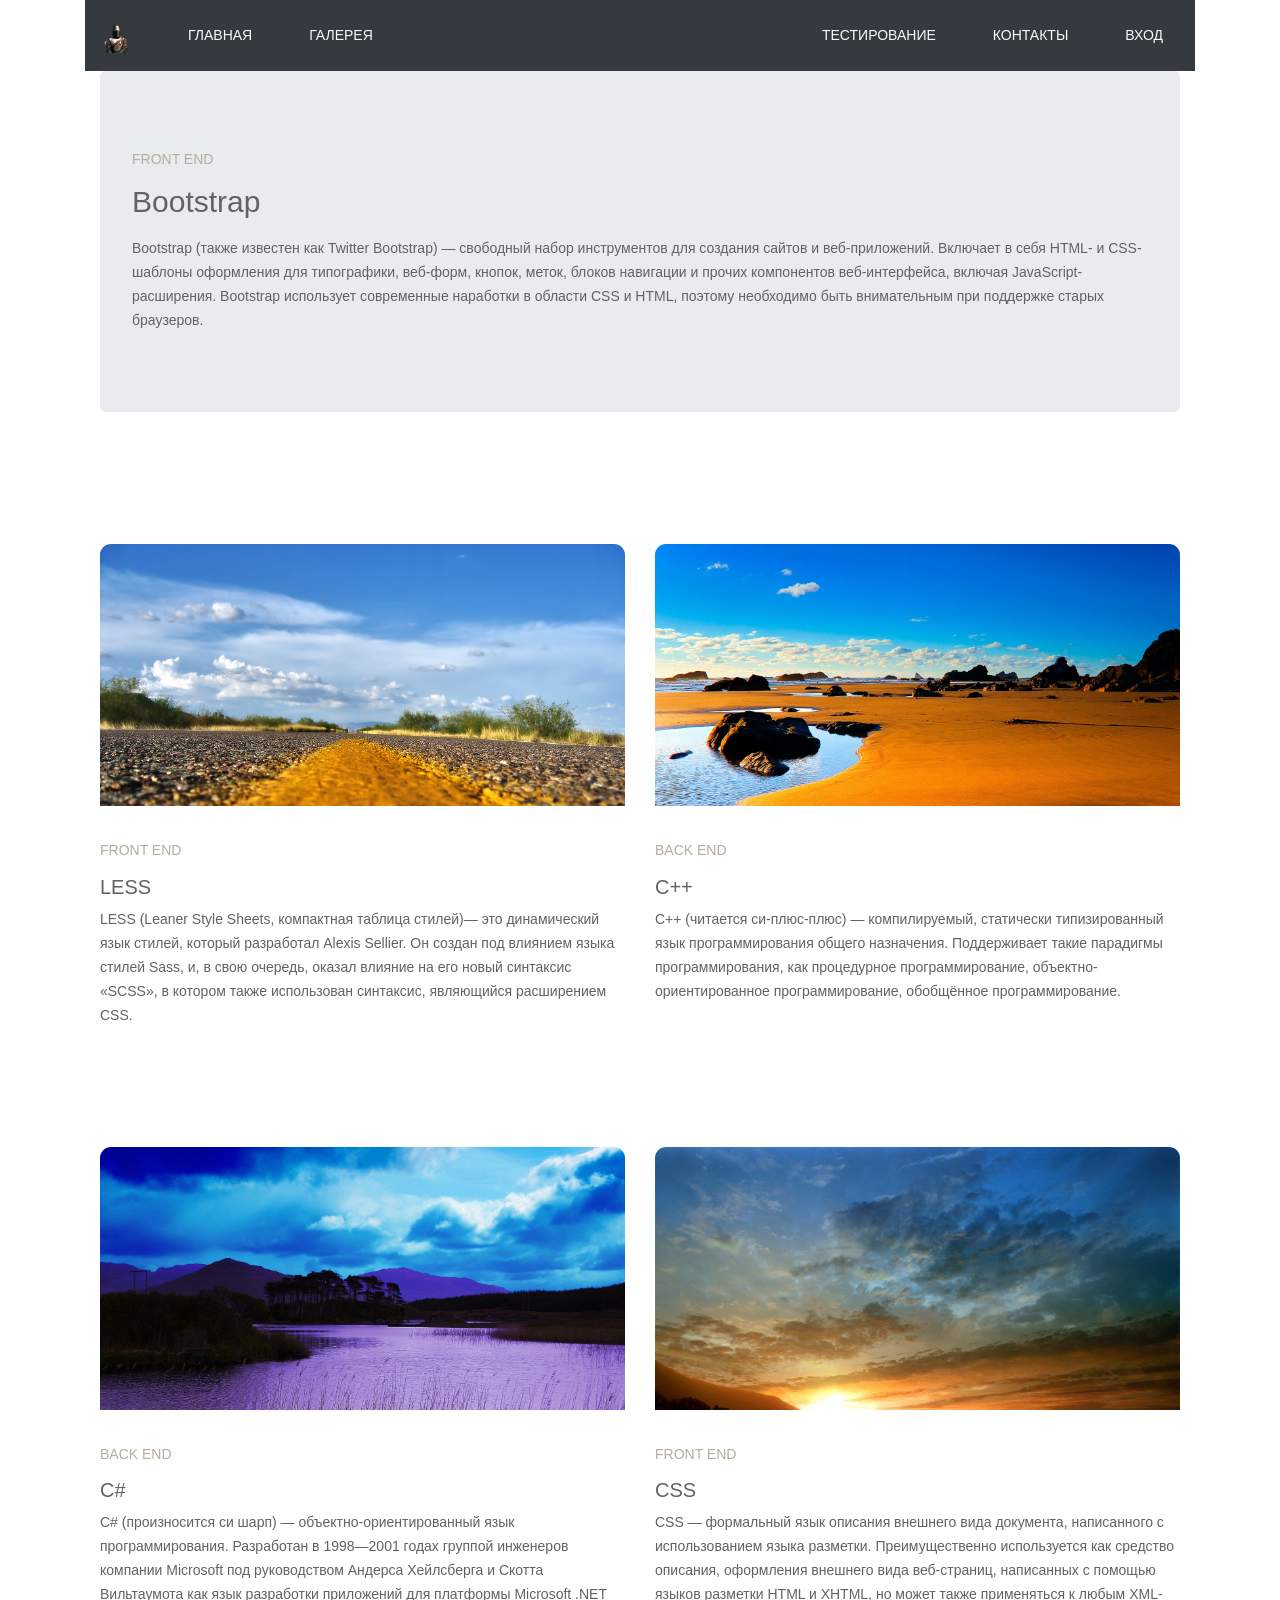
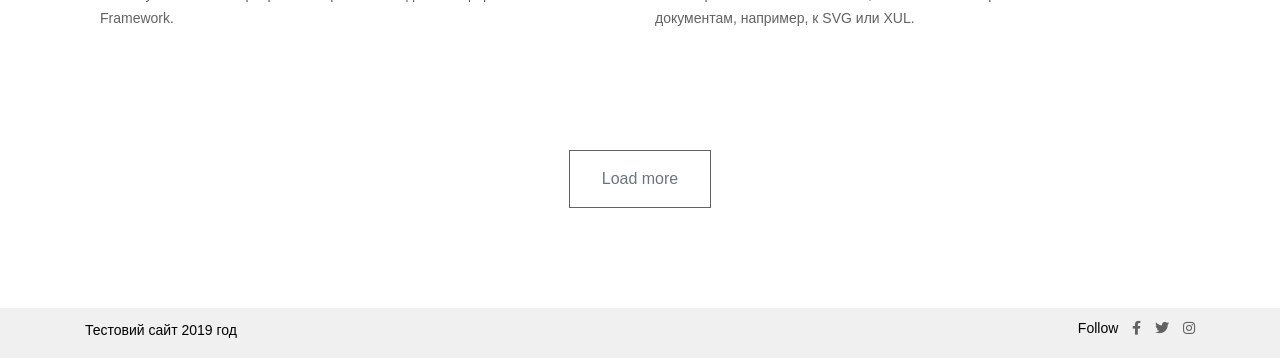
<file: Desktop/трпз/лабы/lab1/index.html>
﻿<!doctype html>
<html lang="ru">
<head>
	<!-- Required meta tags -->
	<meta charset="utf-8">
	<meta name="viewport" content="width=device-width, initial-scale=1, shrink-to-fit=no">

	<!-- Поключаем иконочный шрифт FontAwesome -->
	<link rel="stylesheet" href="https://use.fontawesome.com/releases/v5.7.2/css/all.css" integrity="sha384-fnmOCqbTlWIlj8LyTjo7mOUStjsKC4pOpQbqyi7RrhN7udi9RwhKkMHpvLbHG9Sr" crossorigin="anonymous">
	<!-- Bootstrap CSS -->
	<link href="bootstrap/css/bootstrap.min.css" rel="stylesheet">
	<!-- FancyBox CSS -->
	<link rel="stylesheet" href="css/jquery.fancybox.min.css" media="screen">
	<!-- My CSS -->
	<link rel="stylesheet" href="css/style.css">

	<title>BootStrap</title>
</head>
<body>
	<header>
		<div class="container">
			<!-- Навигационная панель. В expand указывается когда нужно свернуть навигационный бар в кнопку, на каком размере -->
			<nav class="navbar navbar-expand-lg navbar-dark bg-dark sticky-top justify-content-between">

				<a class="navbar-brand" href="index.html">
					<img src="img/logo.png" width="30" height="30">
				</a>
				<button class="navbar-toggler" type="button" data-toggle="collapse" data-target="#navbarSupportedContent" aria-controls="navbarSupportedContent" aria-expanded="false" aria-label="Toggle navigation">
					<span class="navbar-toggler-icon"></span>
				</button>


				<div class="collapse navbar-collapse" id="navbarSupportedContent">
					<ul class="nav  mr-auto">
						<li class="nav-item">
							<a class="nav-link text-light" id="home-tab" data-toggle="tab" href="#home" role="tab" aria-controls="home" aria-selected="true">Главная</a>
						</li>
						<li class="nav-item">
							<a class="nav-link text-light" id="gallery-tab" data-toggle="tab" href="#gallery" role="tab" aria-controls="gallery" aria-selected="false">Галерея</a>
						</li>
						
					</ul>

					<ul class="nav  ml-auto">
					    <li class="nav-item">
                            <a class="nav-link text-light" id="testing-tab" data-toggle="tab" href="#testing" role="tab" aria-controls="testing" aria-selected="false">Тестирование</a>
                        </li>
                        <li class="nav-item">
                    		<a class="nav-link text-light" id="contacts-tab" data-toggle="tab" href="#contacts" role="tab" aria-controls="contacts" aria-selected="false">Контакты</a>
                    	</li>
						<li class="nav-item">
							<a href="#" class="nav-link  text-light" data-toggle="modal" data-target="#exampleModal">Вход</a>
						</li>
					</ul>
				</div>
			</nav>
		</div>
	</header>

	<div class="container">
		<div class="tab-content">
			<div class="tab-pane active" id="home" role="tabpanel" aria-labelledby="home-tab">
				<div class="container">
					<div class="row">
						<div class="col">
							<div class="jumbotron">
								<h3 class="post-category">Front end</h3>
								<h2 class="post-title"><a href="#">Bootstrap</a></h2>
                                <span class="glyphicon glyphicon-euro"></span>
								<p>Bootstrap (также известен как Twitter Bootstrap) — свободный набор инструментов для создания сайтов и веб-приложений. Включает в себя HTML- и CSS-шаблоны оформления для типографики, веб-форм, кнопок, меток, блоков навигации и прочих компонентов веб-интерфейса, включая JavaScript-расширения.
									Bootstrap использует современные наработки в области CSS и HTML, поэтому необходимо быть внимательным при поддержке старых браузеров.</p>
							</div>



						</div>
					</div>
				</div>

				<div class="grid-posts">
					<div class="container">
						<div class="row">
							<div class="col-md-6">
								<div class="card">
									<img class="card-img-top" src="img/a1.jpg" alt="Card image cap">
									<div class="card-body">
										<h3 class="post-category">Front end</h3>
										<h5 class="post-title">LESS</h5>
										<p class="card-text">LESS (Leaner Style Sheets, компактная таблица стилей)— это динамический язык стилей, который разработал Alexis Sellier. Он создан под влиянием языка стилей Sass, и, в свою очередь, оказал влияние на его новый синтаксис «SCSS», в котором также использован синтаксис, являющийся расширением СSS.</p>
									</div>
								</div>
							</div>

							<div class="col-md-6">
								<div class="card">
									<img class="card-img-top" src="img/a2.jpg" alt="Card image cap">
									<div class="card-body">
										<h3 class="post-category">Back end</h3>
										<h5 class="post-title">C++</h5>
										<p class="card-text">C++ (читается си-плюс-плюс) — компилируемый, статически типизированный язык программирования общего назначения. Поддерживает такие парадигмы программирования, как процедурное программирование, объектно-ориентированное программирование, обобщённое программирование. </p>
									</div>
								</div>
							</div>

							<div class="col-md-6">
								<div class="card">
									<img class="card-img-top" src="img/a3.jpg" alt="Card image cap">
									<div class="card-body">
										<h3 class="post-category">Back end</h3>
										<h5 class="post-title">C#</h5>
										<p class="card-text">C# (произносится си шарп) — объектно-ориентированный язык программирования. Разработан в 1998—2001 годах группой инженеров компании Microsoft под руководством Андерса Хейлсберга и Скотта Вильтаумота как язык разработки приложений для платформы Microsoft .NET Framework.</p>
									</div>
								</div>
							</div>

							<div class="col-md-6">
								<div class="card">
									<img class="card-img-top" src="img/a4.jpg" alt="Card image cap">
									<div class="card-body">
										<h3 class="post-category">Front end</h3>
										<h5 class="post-title">CSS</h5>
										<p class="card-text">CSS — формальный язык описания внешнего вида документа, написанного с использованием языка разметки. Преимущественно используется как средство описания, оформления внешнего вида веб-страниц, написанных с помощью языков разметки HTML и XHTML, но может также применяться к любым XML-документам, например, к SVG или XUL.</p>
									</div>
								</div>
							</div>

							<!-- Кнопка -->
							<div class="col text-center after-posts">
								<button type="button" class="btn btn-outline-secondary Load-more">
									Load more
									<span class="spinner-grow spinner-grow-sm" role="status" aria-hidden="true"></span>
								</button>
							</div>
						</div>
					</div>
				</div>
			</div>

			<div class="tab-pane" id="gallery" role="tabpanel" aria-labelledby="gallery-tab">
				<div id="carouselExampleIndicators" class="carousel slide carousel-fade" data-ride="carousel" data-pause="false">
					<ol class="carousel-indicators">
						<li data-target="#carouselExampleIndicators" data-slide-to="0" class="active"></li>
						<li data-target="#carouselExampleIndicators" data-slide-to="1"></li>
						<li data-target="#carouselExampleIndicators" data-slide-to="2"></li>
						<li data-target="#carouselExampleIndicators" data-slide-to="3"></li>
						<li data-target="#carouselExampleIndicators" data-slide-to="4"></li>
						<li data-target="#carouselExampleIndicators" data-slide-to="5"></li>
					</ol>
					<div class="carousel-inner">
						<div class="carousel-item active">
							<img class="d-block w-100" src="img/a1.jpg" alt="Первый слайд">
						</div>
						<div class="carousel-item">
							<img class="d-block w-100" src="img/a2.jpg" alt="Второй слайд">
						</div>
						<div class="carousel-item">
							<img class="d-block w-100" src="img/a3.jpg" alt="Третий слайд">
						</div>
                        <div class="carousel-item">
							<img class="d-block w-100" src="img/new1.jpg" alt="Четвертий слайд">
						</div>
                        <div class="carousel-item">
							<img class="d-block w-100" src="img/new2.jpg" alt="Пятый слайд">
						</div>
                        <div class="carousel-item">
							<img class="d-block w-100" src="img/new3.jpeg" alt="Шестой слайд">
						</div>
					</div>
					<a class="carousel-control-prev" href="#carouselExampleIndicators" role="button" data-slide="prev">
						<span class="carousel-control-prev-icon" aria-hidden="true"></span>
						<span class="sr-only">Previous</span>
					</a>
					<a class="carousel-control-next" href="#carouselExampleIndicators" role="button" data-slide="next">
						<span class="carousel-control-next-icon" aria-hidden="true"></span>
						<span class="sr-only">Next</span>
					</a>
				</div>


				<div class="container page-top">
					<div class="row">
						<div class="col-lg-3 col-md-4 col-xs-6 thumb">
							<a href="img/a1.jpg" class="fancybox" rel="ligthbox">
								<img  src="img/a1.jpg" class="zoom img-fluid "  alt="">
							</a>
						</div>
						<div class="col-lg-3 col-md-4 col-xs-6 thumb">
							<a href="img/a2.jpg"  class="fancybox" rel="ligthbox">
								<img  src="img/a2.jpg" class="zoom img-fluid"  alt="">
							</a>
						</div>

						<div class="col-lg-3 col-md-4 col-xs-6 thumb">
							<a href="img/a3.jpg" class="fancybox" rel="ligthbox">
								<img  src="img/a3.jpg" class="zoom img-fluid "  alt="">
							</a>
						</div>

						<div class="col-lg-3 col-md-4 col-xs-6 thumb">
							<a href="img/a4.jpg" class="fancybox" rel="ligthbox">
								<img  src="img/a4.jpg" class="zoom img-fluid "  alt="">
							</a>
						</div>

						<div class="col-lg-3 col-md-4 col-xs-6 thumb">
							<a href="img/a5.jpg" class="fancybox" rel="ligthbox">
								<img  src="img/a5.jpg" class="zoom img-fluid "  alt="">
							</a>
						</div>

						<div class="col-lg-3 col-md-4 col-xs-6 thumb">
							<a href="img/a6.jpg" class="fancybox" rel="ligthbox">
								<img  src="img/a6.jpg" class="zoom img-fluid "  alt="">
							</a>
						</div>

						<div class="col-lg-3 col-md-4 col-xs-6 thumb">
							<a href="img/a7.jpg" class="fancybox" rel="ligthbox">
								<img  src="img/a7.jpg" class="zoom img-fluid "  alt="">
							</a>
						</div>

						<div class="col-lg-3 col-md-4 col-xs-6 thumb">
							<a href="img/a8.jpg" class="fancybox" rel="ligthbox">
								<img  src="img/a8.jpg" class="zoom img-fluid "  alt="">
							</a>
						</div>
					</div>
				</div>

			</div>

			<div class="tab-pane" id="testing" role="tabpanel" aria-labelledby="testing-tab">
				
					<div class="row">
                        <div class="col"></div>
					  <div class="col-lg-6 col-md-4 col-sm-1 mr-3 ml-3 bg-danger text-secondary text-center">
						One of two columns
					  </div>
					  <div class="col"></div>
					  <div class="col-lg-4 col-md-6 col-sm-1 mr-3 ml-3 bg-warning text-danger text-md-right text-lg-right font-weight-bold text-lowercase">
						One of two columns
					  </div>
					  <div class="col"></div>
					</div>
					<div class="row justify-content-center">
						<div class="col-lg-10 col-md-10 col-sm-10">
							<table class="table table-striped table-light table-responsive-md">
								<thead>
								  <caption>Таблиця тестова <span class="badge badge-primary">TM</span></caption>	
								  <tr>
									<th scope="col">#</th> 
									<th scope="col">First</th>
									<th scope="col">Last</th>
									<th scope="col">Handle</th>
								  </tr>
								</thead>
								<tbody>
								  <tr>
									<th scope="row">1</th>
									<td>Margaret</td>
									<td>Tetcher</td>
									<td>@mtetcher</td>
								  </tr>
								  <tr>
									<th scope="row">2</th>
									<td>Winston</td>
									<td>Churchill</td>
									<td>@wchurchill</td>
								  </tr>
								  <tr>
									<th scope="row">3</th>
									<td>Kent</td>
									<td>Beck</td>
									<td>@kbeck</td>
								  </tr>
								</tbody>
							</table>
						</div>
					</div>
			</div>

			<div class="tab-pane" id="contacts" role="tabpanel" aria-labelledby="contacts-tab">
				<form>
					<div class="form-group">
					  <label for="exampleFormControlInput1">Email address</label>
					  <input type="email" class="form-control" id="exampleFormControlInput1" placeholder="name@example.com">
					</div>
					<div class="form-group">
					  <label for="exampleFormControlTextarea1">Example textarea</label>
					  <textarea class="form-control" id="exampleFormControlTextarea1" rows="3"></textarea>
					</div>
					<div class="btn-group" role="group" aria-label="Button group with nested dropdown">
						<button type="button" class="btn btn-secondary">Отправить</button>
					  
						<div class="btn-group" role="group">
						  <button id="btnGroupDrop1" type="button" class="btn btn-secondary dropdown-toggle" data-toggle="dropdown" aria-haspopup="true" aria-expanded="false">
							Выберите из списка
						  </button>
						  <div class="dropdown-menu" aria-labelledby="btnGroupDrop1">
							<a class="dropdown-item" href="#">Директору компании</a>
							<a class="dropdown-item disabled" href="#">Менеджеру</a>
							<a class="dropdown-item" href="#">Отдел рекламы</a>
						  </div>
						</div>
					</div>
				</form>
			</div>
		</div>
	</div>

	<div class="modal fade" id="exampleModal" tabindex="-1" role="dialog" aria-labelledby="exampleModal" aria-hidden="true">
		<div class="modal-dialog" role="document">
			<div class="modal-content">
				<div class="modal-header">
					<h5 class="modal-title  m-1" id="exampleModalLabel">Авторизация на сайте</h5>
					<button class="close" type="button" data-dismiss="modal" aria-label="Close">
						<span aria-hidden = "true">&times;</span>
					</button>
				</div>
				<div class="modal-body">
					<div class="container-fluid">
						<form>
							<div class="form-froup">
								<label for="exampleInputEmail">E-mail адрес:</label>
								<input type="email" class="form-control" id="exampleInputEmail" aria-describdby="emailHelp" placeholder="Email" required>
								<small id="emailHelp" class="form-text text-muted">Введите ваш e-mail</small>
							</div>
							<div class="form-froup">
								<label for="exampleInputPass">Пароль:</label>
								<input type="password" class="form-control" id="exampleInputpass" aria-describdby="passHelp" placeholder="Password" required>
								<small id="passHelp" class="form-text text-muted">Пароль должен содержать минимум 8 символов</small>
							</div>
							<div class="form-check">
								<label class="form-check-label py-2">
									<input type="checkbox" class="form-check-input">Запомнить меня</input>
								</label>
							</div>
							<button type="submit" class="btn btn-primary">Отправить</button>
						</form>
					</div>
				</div>
			</div>
		</div>
	</div>

	<footer>
		<div class="container">
			<div class="d-sm-flex justify-content-between">
				<div class="footer-left">
					<p>Тестовий сайт 2019 год</p>
				</div>
				<div class="footer-right">
					<span>Follow</span>
					<a href="#"><i class="fab fa-facebook-f"></i></a>
					<a href="#"><i class="fab fa-twitter"></i></a>
					<a href="#"><i class="fab fa-instagram"></i></a>
				</div>
			</div>
		</div>
	</footer>

	<!-- Optional JavaScript -->
	<!-- jQuery first, then Popper.js, then Bootstrap JS -->
	<script src="js/jquery-3.3.1.min.js"></script>
	<script src="js/popper.min.js"></script>
	<script src="bootstrap/js/bootstrap.min.js"></script>
	<!-- FancyBox JavaScript -->
	<script src="js/jquery.fancybox.min.js"></script>
	<!-- My JavaScript -->
	<script src="js/main.js"></script>
</body>
</html>
</file>
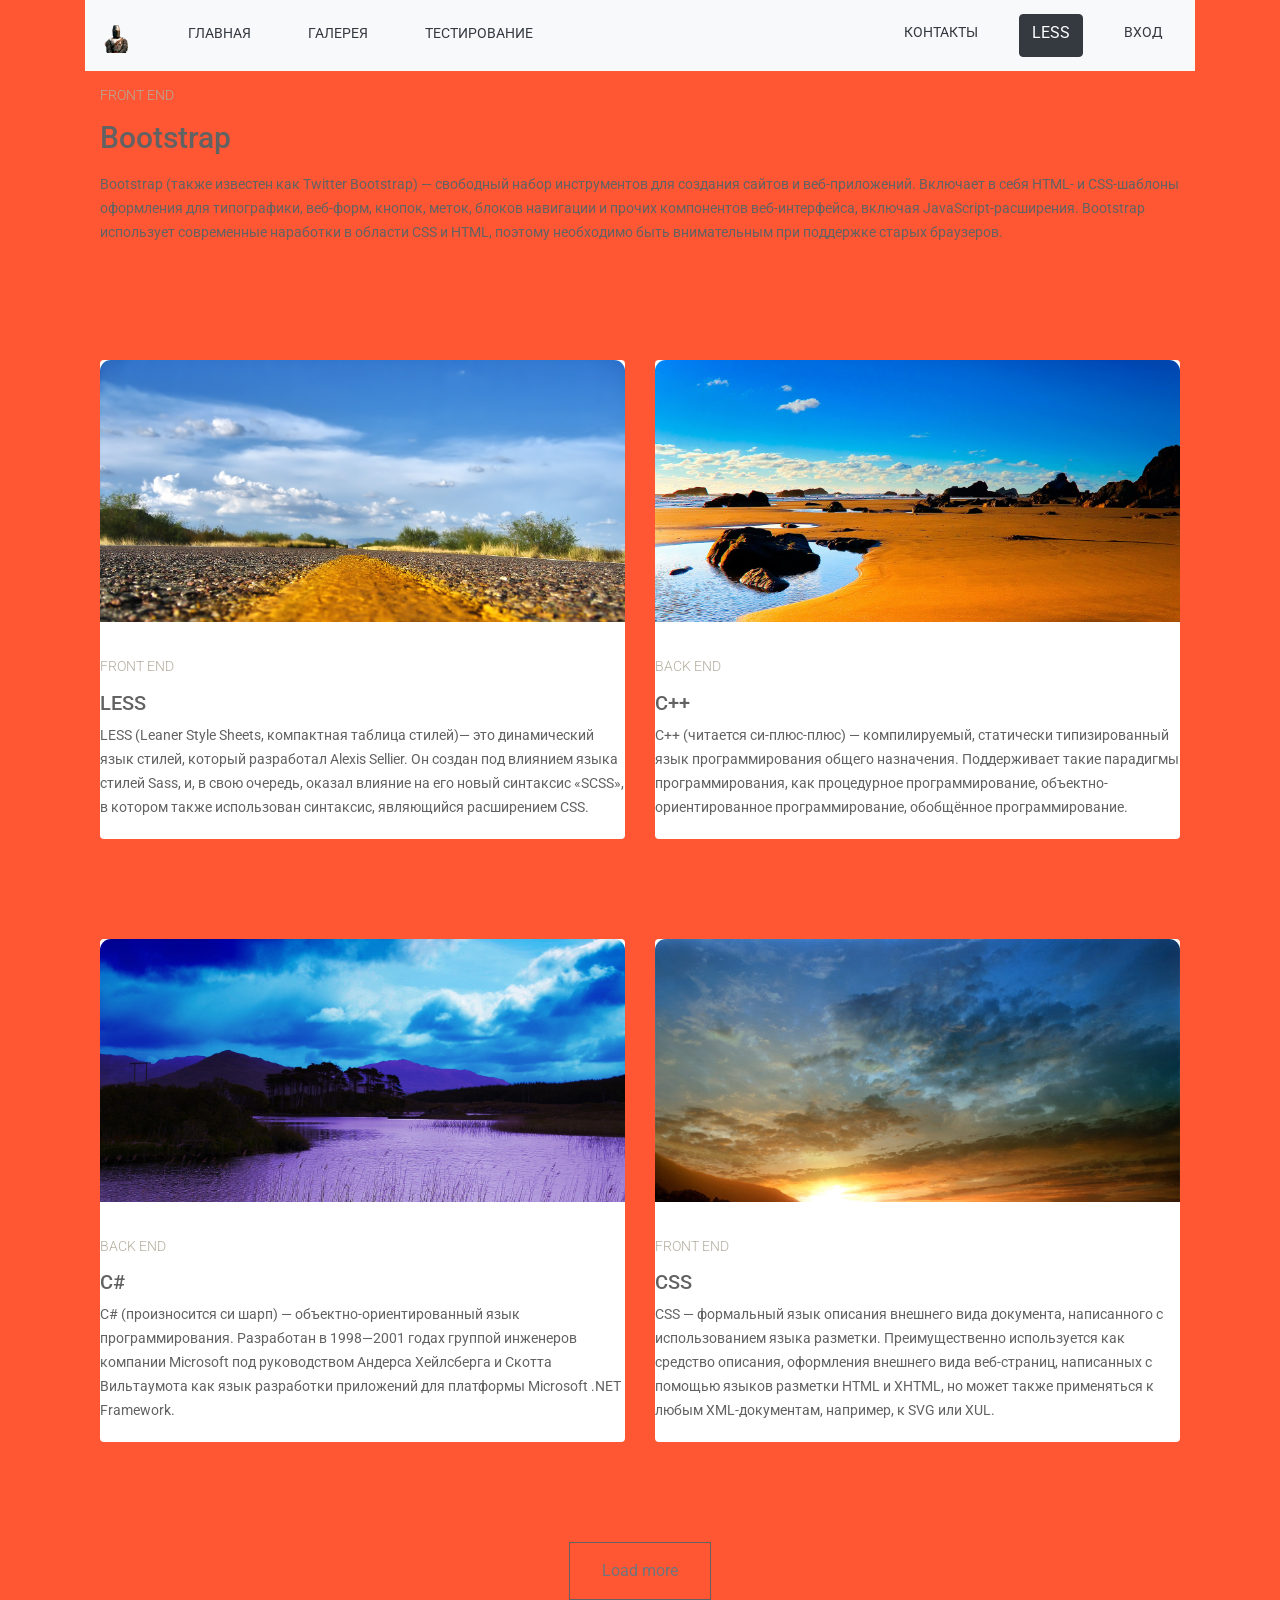
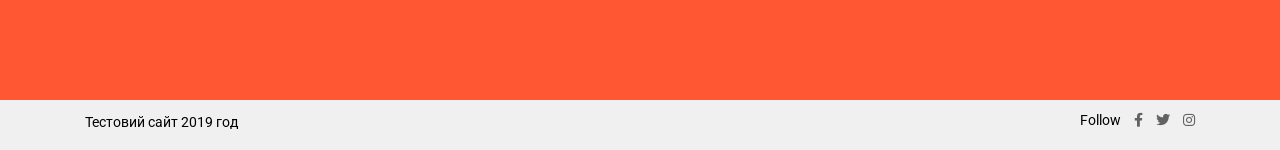
<file: Desktop/трпз/лабы/lab2/index.html>
﻿<!doctype html>
<html lang="ru">
<head>
	<!-- Required meta tags -->
	<meta charset="utf-8">
	<meta name="viewport" content="width=device-width, initial-scale=1, shrink-to-fit=no">

	<!-- Поключаем иконочный шрифт FontAwesome -->
	<link rel="stylesheet" href="https://use.fontawesome.com/releases/v5.7.2/css/all.css" integrity="sha384-fnmOCqbTlWIlj8LyTjo7mOUStjsKC4pOpQbqyi7RrhN7udi9RwhKkMHpvLbHG9Sr" crossorigin="anonymous">
	<!-- Bootstrap CSS -->
	<link href="bootstrap/css/bootstrap.min.css" rel="stylesheet">
	<!-- FancyBox CSS -->
	<link rel="stylesheet" href="css/jquery.fancybox.min.css" media="screen">
	<!-- My CSS -->
	<link rel="stylesheet" href="css/style.css">

	<!-- <link rel="stylesheet" href="css/css.style1.css"> -->

	<link rel="stylesheet/less" type="text/css" href="less/less.style1.less">
	<link rel="stylesheet/less" type="text/css" href="less/less.style2.less">
	
	<script src="node_modules/less/dist/less.min.js"></script>

	<!-- <script src="node_modules/less/dist/less.min.js"></script> -->

	<title>denis</title>
</head>
<body>
	<header>
		<div class="container">
			<!-- Навигационная панель. В expand указывается когда нужно свернуть навигационный бар в кнопку, на каком размере -->
			<nav class="navbar navbar-expand-lg navbar-light bg-light sticky-top">
				<a class="navbar-brand" href="index.html">
					<img src="img/logo.png" width="30" height="30">
				</a>
				<button class="navbar-toggler" type="button" data-toggle="collapse" data-target="#navbarSupportedContent" aria-controls="navbarSupportedContent" aria-expanded="false" aria-label="Toggle navigation">
					<span class="navbar-toggler-icon"></span>
				</button>

				<div class="collapse navbar-collapse" id="navbarSupportedContent">
					<ul class="nav  mr-auto">
						<li class="nav-item">
							<a class="nav-link text-dark" id="home-tab" data-toggle="tab" href="#home" role="tab" aria-controls="home" aria-selected="true">Главная</a>
						</li>
						<li class="nav-item">
							<a class="nav-link text-dark" id="gallery-tab" data-toggle="tab" href="#gallery" role="tab" aria-controls="gallery" aria-selected="false">Галерея</a>
						</li>
						<li class="nav-item">
							<a class="nav-link text-dark" id="testing-tab" data-toggle="tab" href="#testing" role="tab" aria-controls="testing" aria-selected="false">Тестирование</a>
						</li>

                    <li class="nav-item">
                        <a class="nav-link text-light" id></a>
                    </li>
					</ul>

					<ul class="nav  ml-auto">
					<li class="nav-item">
                    							<a class="nav-link text-dark" id="contacts-tab" data-toggle="tab" href="#contacts" role="tab" aria-controls="contacts" aria-selected="false">Контакты</a>
                    						</li>
                    						<li class="nav-item">
                                            <a class="btn-danger btn btn-primary btn-dark" id="less-tab" data-toggle="tab" href="#less" role="tab" aria-controls="less" aria-selected="false">LESS</a>
                                        </li>
						<li class="nav-item">
							<a href="#" class="nav-link  text-dark" data-toggle="modal" data-target="#exampleModal">Вход</a>
						</li>
					</ul>
				</div>
			</nav>
		</div>
	</header>

	<div class="container">
		<div class="tab-content">
			<div class="tab-pane active" id="home" role="tabpanel" aria-labelledby="home-tab">
				<div class="container">
					<div class="row">
						<div class="col">
							<div class="single-post">
								<h3 class="post-category">Front end</h3>
								<h2 class="post-title"><a href="#">Bootstrap</a></h2>
								<p>Bootstrap (также известен как Twitter Bootstrap) — свободный набор инструментов для создания сайтов и веб-приложений. Включает в себя HTML- и CSS-шаблоны оформления для типографики, веб-форм, кнопок, меток, блоков навигации и прочих компонентов веб-интерфейса, включая JavaScript-расширения.
									Bootstrap использует современные наработки в области CSS и HTML, поэтому необходимо быть внимательным при поддержке старых браузеров.</p>
							</div>
						</div>
					</div>
				</div>

				<div class="grid-posts">
					<div class="container">
						<div class="row">
							<div class="col-md-6">
								<div class="card">
									<img class="card-img-top" src="img/a1.jpg" alt="Card image cap">
									<div class="card-body">
										<h3 class="post-category">Front end</h3>
										<h5 class="post-title">LESS</h5>
										<p class="card-text">LESS (Leaner Style Sheets, компактная таблица стилей)— это динамический язык стилей, который разработал Alexis Sellier. Он создан под влиянием языка стилей Sass, и, в свою очередь, оказал влияние на его новый синтаксис «SCSS», в котором также использован синтаксис, являющийся расширением СSS.</p>
									</div>
								</div>
							</div>

							<div class="col-md-6">
								<div class="card">
									<img class="card-img-top" src="img/a2.jpg" alt="Card image cap">
									<div class="card-body">
										<h3 class="post-category">Back end</h3>
										<h5 class="post-title">C++</h5>
										<p class="card-text">C++ (читается си-плюс-плюс) — компилируемый, статически типизированный язык программирования общего назначения. Поддерживает такие парадигмы программирования, как процедурное программирование, объектно-ориентированное программирование, обобщённое программирование. </p>
									</div>
								</div>
							</div>

							<div class="col-md-6">
								<div class="card">
									<img class="card-img-top" src="img/a3.jpg" alt="Card image cap">
									<div class="card-body">
										<h3 class="post-category">Back end</h3>
										<h5 class="post-title">C#</h5>
										<p class="card-text">C# (произносится си шарп) — объектно-ориентированный язык программирования. Разработан в 1998—2001 годах группой инженеров компании Microsoft под руководством Андерса Хейлсберга и Скотта Вильтаумота как язык разработки приложений для платформы Microsoft .NET Framework.</p>
									</div>
								</div>
							</div>

							<div class="col-md-6">
								<div class="card">
									<img class="card-img-top" src="img/a4.jpg" alt="Card image cap">
									<div class="card-body">
										<h3 class="post-category">Front end</h3>
										<h5 class="post-title">CSS</h5>
										<p class="card-text">CSS — формальный язык описания внешнего вида документа, написанного с использованием языка разметки. Преимущественно используется как средство описания, оформления внешнего вида веб-страниц, написанных с помощью языков разметки HTML и XHTML, но может также применяться к любым XML-документам, например, к SVG или XUL.</p>
									</div>
								</div>
							</div>

							<!-- Кнопка -->
							<div class="col text-center after-posts">
								<button type="button" class="btn btn-outline-secondary Load-more">
									Load more
									<span class="spinner-grow spinner-grow-sm" role="status" aria-hidden="true"></span>
								</button>
							</div>
						</div>
					</div>
				</div>
			</div>

			<div class="tab-pane" id="gallery" role="tabpanel" aria-labelledby="gallery-tab">
				<div id="carouselExampleIndicators" class="carousel slide carousel-fade" data-ride="carousel" data-pause="false">
					<ol class="carousel-indicators">
						<li data-target="#carouselExampleIndicators" data-slide-to="0" class="active"></li>
						<li data-target="#carouselExampleIndicators" data-slide-to="1"></li>
						<li data-target="#carouselExampleIndicators" data-slide-to="2"></li>
					</ol>
					<div class="carousel-inner">
						<div class="carousel-item active">
							<img class="d-block w-100" src="img/a1.jpg" alt="Первый слайд">
						</div>
						<div class="carousel-item">
							<img class="d-block w-100" src="img/a2.jpg" alt="Второй слайд">
						</div>
						<div class="carousel-item">
							<img class="d-block w-100" src="img/a3.jpg" alt="Третий слайд">
						</div>
					</div>
					<a class="carousel-control-prev" href="#carouselExampleIndicators" role="button" data-slide="prev">
						<span class="carousel-control-prev-icon" aria-hidden="true"></span>
						<span class="sr-only">Previous</span>
					</a>
					<a class="carousel-control-next" href="#carouselExampleIndicators" role="button" data-slide="next">
						<span class="carousel-control-next-icon" aria-hidden="true"></span>
						<span class="sr-only">Next</span>
					</a>
				</div>


				<div class="container page-top">
					<div class="row">
						<div class="col-lg-3 col-md-4 col-xs-6 thumb">
							<a href="img/a1.jpg" class="fancybox" rel="ligthbox">
								<img  src="img/a1.jpg" class="zoom img-fluid "  alt="">
							</a>
						</div>
						<div class="col-lg-3 col-md-4 col-xs-6 thumb">
							<a href="img/a2.jpg"  class="fancybox" rel="ligthbox">
								<img  src="img/a2.jpg" class="zoom img-fluid"  alt="">
							</a>
						</div>

						<div class="col-lg-3 col-md-4 col-xs-6 thumb">
							<a href="img/a3.jpg" class="fancybox" rel="ligthbox">
								<img  src="img/a3.jpg" class="zoom img-fluid "  alt="">
							</a>
						</div>

						<div class="col-lg-3 col-md-4 col-xs-6 thumb">
							<a href="img/a4.jpg" class="fancybox" rel="ligthbox">
								<img  src="img/a4.jpg" class="zoom img-fluid "  alt="">
							</a>
						</div>

						<div class="col-lg-3 col-md-4 col-xs-6 thumb">
							<a href="img/a5.jpg" class="fancybox" rel="ligthbox">
								<img  src="img/a5.jpg" class="zoom img-fluid "  alt="">
							</a>
						</div>

						<div class="col-lg-3 col-md-4 col-xs-6 thumb">
							<a href="img/a6.jpg" class="fancybox" rel="ligthbox">
								<img  src="img/a6.jpg" class="zoom img-fluid "  alt="">
							</a>
						</div>

						<div class="col-lg-3 col-md-4 col-xs-6 thumb">
							<a href="img/a7.jpg" class="fancybox" rel="ligthbox">
								<img  src="img/a7.jpg" class="zoom img-fluid "  alt="">
							</a>
						</div>

						<div class="col-lg-3 col-md-4 col-xs-6 thumb">
							<a href="img/a8.jpg" class="fancybox" rel="ligthbox">
								<img  src="img/a8.jpg" class="zoom img-fluid "  alt="">
							</a>
						</div>
					</div>
				</div>
			</div>

			<div class="tab-pane" id="testing" role="tabpanel" aria-labelledby="testing-tab">
				
					<div class="row">
					  <div class="col-lg-6 col-md-4 col-sm-1 mr-3 ml-3 bg-danger text-secondary text-center">
						One of two columns
					  </div>
					  <div class="col-lg-4 col-md-6 col-sm-1 mr-3 ml-3 bg-warning text-danger text-md-right text-lg-right font-weight-bold text-lowercase">
						One of two columns
					  </div>
					</div>
					<div class="row justify-content-center">
						<div class="col-lg-10 col-md-10 col-sm-10">
							<table class="table table-striped table-light table-responsive-md">
								<thead>
								  <caption>Таблиця тестова <span class="badge badge-primary">TM</span></caption>	
								  <tr>
									<th scope="col">#</th> 
									<th scope="col">First</th>
									<th scope="col">Last</th>
									<th scope="col">Handle</th>
								  </tr>
								</thead>
								<tbody>
								  <tr>
									<th scope="row">1</th>
									<td>Mark</td>
									<td>Otto</td>
									<td>@mdo</td>
								  </tr>
								  <tr>
									<th scope="row">2</th>
									<td>Jacob</td>
									<td>Thornton</td>
									<td>@fat</td>
								  </tr>
								  <tr>
									<th scope="row">3</th>
									<td>Larry</td>
									<td>the Bird</td>
									<td>@twitter</td>
								  </tr>
								</tbody>
							</table>
						</div>
					</div>
				  
		
				
			</div>

			<div class="tab-pane" id="contacts" role="tabpanel" aria-labelledby="contacts-tab">
				<form>
					<div class="form-group">
					  <label for="exampleFormControlInput1">Email address</label>
					  <input type="email" class="form-control" id="exampleFormControlInput1" placeholder="name@example.com">
					</div>
					<div class="form-group">
					  <label for="exampleFormControlTextarea1">Example textarea</label>
					  <textarea class="form-control" id="exampleFormControlTextarea1" rows="3"></textarea>
					</div>
					<div class="btn-group" role="group" aria-label="Button group with nested dropdown">
						<button type="button" class="btn btn-secondary">Отправить</button>
					  
						<div class="btn-group" role="group">
						  <button id="btnGroupDrop1" type="button" class="btn btn-secondary dropdown-toggle" data-toggle="dropdown" aria-haspopup="true" aria-expanded="false">
							Выберите из списка
						  </button>
						  <div class="dropdown-menu" aria-labelledby="btnGroupDrop1">
							<a class="dropdown-item" href="#">Директору компании</a>
							<a class="dropdown-item" href="#">Менеджеру</a>
							<a class="dropdown-item" href="#">Отдел рекламы</a>
						  </div>
						</div>
					</div>
				</form>
			</div>
			<div class="tab-pane" id="less" role="tabpanel" aria-labelledby="less-tab">
                    <div class="wrapper">
                        <nav class="mynav">
                            <button class="mynav__theme">Change theme</button>
                            <ul class="mynav__menu">
                                <li class="mynav__item"><a href="#" class="mynav__link">Home</a></li>
                                <li class="mynav__item"><a href="#" class="mynav__link">About</a></li>
                                <li class="mynav__item"><a href="#" class="mynav__link">Items</a></li>
                                <li class="mynav__item"><a href="#" class="mynav__link">Contact</a></li>
                            </ul>
                        </nav>

                        <section class="main">
                            <div class="main__content">
                                <div class="main__tile main__tile--danger">
                                    <div class="main__header">Product 1</div>
                                    <ul class="main__features">
                                        <li class="main__item">Feature 1<span class="main__plus">+</span></li>
                                        <li class="main__item">Feature 2<span class="main__plus">+</span></li>
                                        <li class="main__item">Feature 3<span class="main__plus">+</span></li>
                                        <li class="main__item">Feature 4</li>
                                        <li class="main__item">Feature 5</li>
                                    </ul>

                                    <div class="main__footer">
                                        <button class="main__button main__button--danger">Click on me!</button>
                                    </div>
                                </div>

                                <div class="main__tile main__tile--warning">
                                    <div class="main__header">Product 2</div>
                                    <ul class="main__features">
                                        <li class="main__item">Feature 1<span class="main__plus">+</span></li>
                                        <li class="main__item">Feature 2</li>
                                        <li class="main__item">Feature 3<span class="main__plus">+</span></li>
                                        <li class="main__item">Feature 4<span class="main__plus">+</span></li>
                                        <li class="main__item">Feature 5</li>
                                    </ul>

                                    <div class="main__footer">
                                        <button class="main__button main__button--warning">Click on me!</button>
                                    </div>
                                </div>

                                <div class="main__tile main__tile--primary">
                                    <div class="main__header">Product 3</div>
                                    <ul class="main__features">
                                        <li class="main__item">Feature 1</li>
                                        <li class="main__item">Feature 2<span class="main__plus">+</span></li>
                                        <li class="main__item">Feature 3<span class="main__plus">+</span></li>
                                        <li class="main__item">Feature 4<span class="main__plus">+</span></li>
                                        <li class="main__item">Feature 5</li>
                                    </ul>

                                    <div class="main__footer">
                                        <button class="main__button main__button--primary">Click on me!</button>
                                    </div>
                                </div>

                                <div class="main__tile main__tile--success">
                                    <div class="main__header">Product 4</div>
                                    <ul class="main__features">
                                        <li class="main__item">Feature 1<span class="main__plus">+</span></li>
                                        <li class="main__item">Feature 2</li>
                                        <li class="main__item">Feature 3</li>
                                        <li class="main__item">Feature 4<span class="main__plus">+</span></li>
                                        <li class="main__item">Feature 5<span class="main__plus">+</span></li>
                                    </ul>

                                    <div class="main__footer">
                                        <button class="main__button main__button--success">Click on me!</button>
                                    </div>
                                </div>
                            </div>
                        </section>
                    </div>
                </div>
		</div>
	</div>

	<div class="modal fade" id="exampleModal" tabindex="-1" role="dialog" aria-labelledby="exampleModal" aria-hidden="true">
		<div class="modal-dialog" role="document">
			<div class="modal-content">
				<div class="modal-header">
					<h5 class="modal-title  m-1" id="exampleModalLabel">Авторизация на сайте</h5>
					<button class="close" type="button" data-dismiss="modal" aria-label="Close">
						<span aria-hidden = "true">&times;</span>
					</button>
				</div>
				<div class="modal-body">
					<div class="container-fluid">
						<form>
							<div class="form-froup">
								<label for="exampleInputEmail">E-mail адрес:</label>
								<input type="email" class="form-control" id="exampleInputEmail" aria-describdby="emailHelp" placeholder="Email" required>
								<small id="emailHelp" class="form-text text-muted">Введите ваш e-mail</small>
							</div>
							<div class="form-froup">
								<label for="exampleInputPass">Пароль:</label>
								<input type="password" class="form-control" id="exampleInputpass" aria-describdby="passHelp" placeholder="Password" required>
								<small id="passHelp" class="form-text text-muted">Пароль должен содержать минимум 8 символов</small>
							</div>
							<div class="form-check">
								<label class="form-check-label py-2">
									<input type="checkbox" class="form-check-input">Запомнить меня</input>
								</label>
							</div>
							<button type="submit" class="btn btn-primary">Отправить</button>
						</form>

					</div>

				</div>
			</div>
		</div>
	</div>

	<footer>
		<div class="container">
			<div class="d-sm-flex justify-content-between">
				<div class="footer-left">
					<p>Тестовий сайт 2019 год</p>
				</div>
				<div class="footer-right">
					<span>Follow</span>
					<a href="#"><i class="fab fa-facebook-f"></i></a>
					<a href="#"><i class="fab fa-twitter"></i></a>
					<a href="#"><i class="fab fa-instagram"></i></a>
				</div>
			</div>
		</div>
	</footer>

	<!-- Optional JavaScript -->
	<!-- jQuery first, then Popper.js, then Bootstrap JS -->
	<script src="js/jquery-3.3.1.min.js"></script>
	<script src="js/popper.min.js"></script>
	<script src="bootstrap/js/bootstrap.min.js"></script>
	<!-- FancyBox JavaScript -->
	<script src="js/jquery.fancybox.min.js"></script>
	<!-- My JavaScript -->
	<script src="js/main.js"></script>
</body>
</html>
</file>
<file: Desktop/трпз/лабы/lab1/css/style.css>
.green{
    background-color:#6fb936;
}

.thumb{
    margin-bottom: 30px;
}

.page-top{
    margin-top:85px;
}

img.zoom{
    width: 100%;
    height: 200px;
    border-radius:5px;
    object-fit:cover;
    -webkit-transition: all .3s ease-in-out;
    -moz-transition: all .3s ease-in-out;
    -o-transition: all .3s ease-in-out;
    -ms-transition: all .3s ease-in-out;
}

.transition{
    -webkit-transform: scale(1.2);
    -moz-transform: scale(1.2);
    -o-transform: scale(1.2);
    transform: scale(1.2);
}

.modal-header{
    border-bottom: none;
}

.modal-title{
    color:#000;
}

.modal-footer{
    display:none;
}

.modal-open {
 overflow-y: scroll;
}

body{
  font-size: 14px;
  font-family: 'Arial', serif;
  color: #626262;
  overflow-y: scroll;
}

img{
  max-width: 100%;
  height: auto;
}

a{
  color: #b4ad9e;
}

a:hover{
  color: #898377;
}

p{
    line-height: 1.5rem;
}

h2, h3{
    margin: 1rem 0;
    font-size: 30px;
}

hedder .navbar-light{
    background-color: #fff;
}
header .navbar-brand{
    font-family: 'Arial', monospace;
    font-size: 30px;
    color: #000;
    text-transform: uppercase;
}

header .nav-item{
    text-transform: uppercase;
    margin-left: 25px;
}

header .nav-item a::after{
    content: '';
    display: block;
    width: 100%;
    background-color: #ccc;
    height: 1px;
    transform: scale(0);
    transition: all .3s;
}

header .nav-item a:hover::after{
    transform: scale(1);
}

.post-category,
.link-more{
    font-family: 'Arial', sans-serif;
    font-size: 14px;
    color: #b4ad9e;
    text-transform: uppercase;
    font-weight: 300;
}

.post-title a{
    color: #626262;
}

.grid-posts{
    margin-top: 100px;
    margin-bottom: 100px;
}

.grid-posts .card{
    border: 0;
    margin-bottom: 100px;
}

.grid-posts .card-body{
    padding-left: 0;
    padding-right: 0;
}

.grid-posts .card-img-top{
    max-height: 350px;
    border-top-left-radius: calc(.75rem - 1px);
    border-top-right-radius: calc(.75rem - 1px);
}

.Load-more{
    padding: 1rem 2rem;
    border-color: #626262;
    border-radius: 0;
}

.Load-more span{
    display: none;
}

footer{
    background-color: #f0f0f0;
    padding-top: 10px;
    color: #000;
}

.footer-left a{
    color: #000;
    margin-right: 10px;
}

.footer-right a{
    color: #626262;
    margin-left: 10px;
}

.tab-content {
    min-height: calc(100vh - 121px);
}
</file>
<file: Desktop/трпз/лабы/lab2/css/style.css>
@import url('https://fonts.googleapis.com/css2?family=Sacramento&display=swap');
.green{
    background-color:#FF5733;
}

.thumb{
    margin-bottom: 30px;
}

.page-top{
    margin-top:85px;
}

img.zoom{
    width: 100%;
    height: 200px;
    border-radius:5px;
    object-fit:cover;
    -webkit-transition: all .3s ease-in-out;
    -moz-transition: all .3s ease-in-out;
    -o-transition: all .3s ease-in-out;
    -ms-transition: all .3s ease-in-out;
}

.transition{
    -webkit-transform: scale(0);
    -moz-transform: scale(0);
    -o-transform: scale(0);
    transform: scale(0);

}

.modal-header{
    border-bottom: none;
}

.modal-title{
    color:#000;
}

.modal-footer{
    display:none;
}

.modal-open {
 overflow-y: scroll;
}

body{
  font-size: 14px;
  font-family: 'Roboto', sans-serif;
  color: #626262;
  background-color:#FF5733;
  overflow-y: scroll;
}

img{
  max-width: 100%;
  height: auto;
}

a{
  color: #b4ad9e;
}

a:hover{
  color: #898377;
}

p{
    line-height: 1.5rem;
}

h2, h3{
    margin: 1rem 0;
    font-size: 30px;
}

hedder .navbar-light{
    background-color: #fff;
}
header .navbar-brand{
   font-family: 'Roboto', sans-serif;
    font-size: 30px;
    color: #000;
    text-transform: uppercase;
}

header .nav-item{
    text-transform: uppercase;
    color: #0c5460;
    margin-left: 25px;
}

header .nav-item a::after{
    content: '';
    display: block;
    width: 100%;
    background-color: #ccc;
    height: 5px;
    transform: scale(0);
    transition: all .3s;
}

header .nav-item a:hover::after{
    transform: scale(0);
}

.post-category,
.link-more{
    font-family: 'Roboto', sans-serif;
    font-size: 14px;
    color: #b4ad9e;
    text-transform: uppercase;
    font-weight: 300;
}

.post-title a{
    color: #626262;
}

.grid-posts{
    margin-top: 100px;
    margin-bottom: 100px;
}

.grid-posts .card{
    border: 0;
    margin-bottom: 100px;
}

.grid-posts .card-body{
    padding-left: 0;
    padding-right: 0;
}

.grid-posts .card-img-top{
    max-height: 350px;
    border-top-left-radius: calc(.75rem - 1px);
    border-top-right-radius: calc(.75rem - 1px);
}

.Load-more{
    padding: 1rem 2rem;
    border-color: #626262;
    border-radius: 0;
}

.Load-more span{
    display: none;
}

footer{
    background-color: #f0f0f0;
    padding-top: 10px;
    color: #000;
}

.footer-left a{
    color: #000;
    margin-right: 10px;
}

.footer-right a{
    color: #626262;
    margin-left: 10px;
}

.tab-content {
    min-height: calc(100vh - 121px);
}
</file>
<file: Desktop/трпз/лабы/lab2/css/css.style1.css>
@import url("https://fonts.googleapis.com/css?family=Roboto");

* {
    transition: .3s all;
}

a {
    text-decoration: none;
}

.wrapper {
    display: flex;
    flex-direction: column;
    width: 100%;
    background-color: #fff;
    overflow: hidden;
}

.mynav {
    display: flex;
    align-items: center;
    justify-content: space-between;
    height: 60px;
    background-color: #1976D2;
    padding: 0 30px;
    box-shadow: 0 2px 5px 0 rgba(0, 0, 0, .24);
}

.mynav__theme {
    outline: none;
    border: none;
    padding: 8px 20px;
    background: #FFE082;
    border-radius: 7px;
    cursor: pointer;
}

.mynav__theme:active {
    box-shadow: inset 0 0 20px -3px rgba(0, 0, 0, .6);
}

.mynav__menu {
    display: flex;
    list-style: none;
    margin: 0;
    padding: 0;
}

.mynav__item {
    display: flex;
    align-items: center;
    height: 60px;
    padding: 0 15px;
}

.mynav__item:hover {
    background-color: #378fe7;
}

.mynav__link {
    font-size: 15px;
    color: #fff;
}

.mynav__link:hover {
    font-size: 17px;
}

.main {
    padding: 40px 0;
}

.main__content {
    display: flex;
    justify-content: space-around;
    width: 1000px;
    margin: 0 auto;
}

.main__tile {
    padding: 20px;
    width: 18%;
    box-shadow: 0 0 10px rgba(0, 0, 0, .5);
}

.main__tile--danger .main__header, .main__tile--danger .main__plus {
    color: #E64759;
}

.main__tile--success .main__header, .main__tile--success .main__plus {
    color: #9F86FF;
}

.main__tile--warning .main__header, .main__tile--warning .main__plus {
    color: #E4D836;
}

.main__tile--primary .main__header, .main__tile--primary .main__plus {
    color: #1BC98E;
}

.main__header {
    margin-bottom: 30px;
    font-size: 20px;
    font-weight: bold;
    text-align: center;
}

.main__features {
    list-style: none;
    margin: 0 0 40px 0;
    padding: 0 0 0 20px;
}

.main__item {
    display: flex;
    justify-content: space-between;
    margin-bottom: 10px;
    font-size: 16px;
}

.margin__plus {

}

.main__footer {
    text-align: center;
}

.main__button {
    outline: 0;
    padding: 8px 20px;
    cursor: pointer;
    text-align: center;
    border: 1px solid transparent;
    border-radius: 3px;
    font-size: 15px;
    background: transparent;
}

.main__button--danger {
    border-color: #E64759;
}

.main__button--danger:hover {
    background-color: #E64759;
    color: #fff;
}

.main__button--warning {
    border-color: #E4D836;
}

.main__button--warning:hover {
    background-color: #E4D836;
    color: #fff;
}

.main__button--primary {
    border-color: #1BC98E;
}

.main__button--primary:hover {
    background-color: #1BC98E;
    color: #fff;
}

.main__button--success {
    border-color: #9F86FF;
}

.main__button--success:hover {
    background-color: #9F86FF;
    color: #fff;
}
</file>
